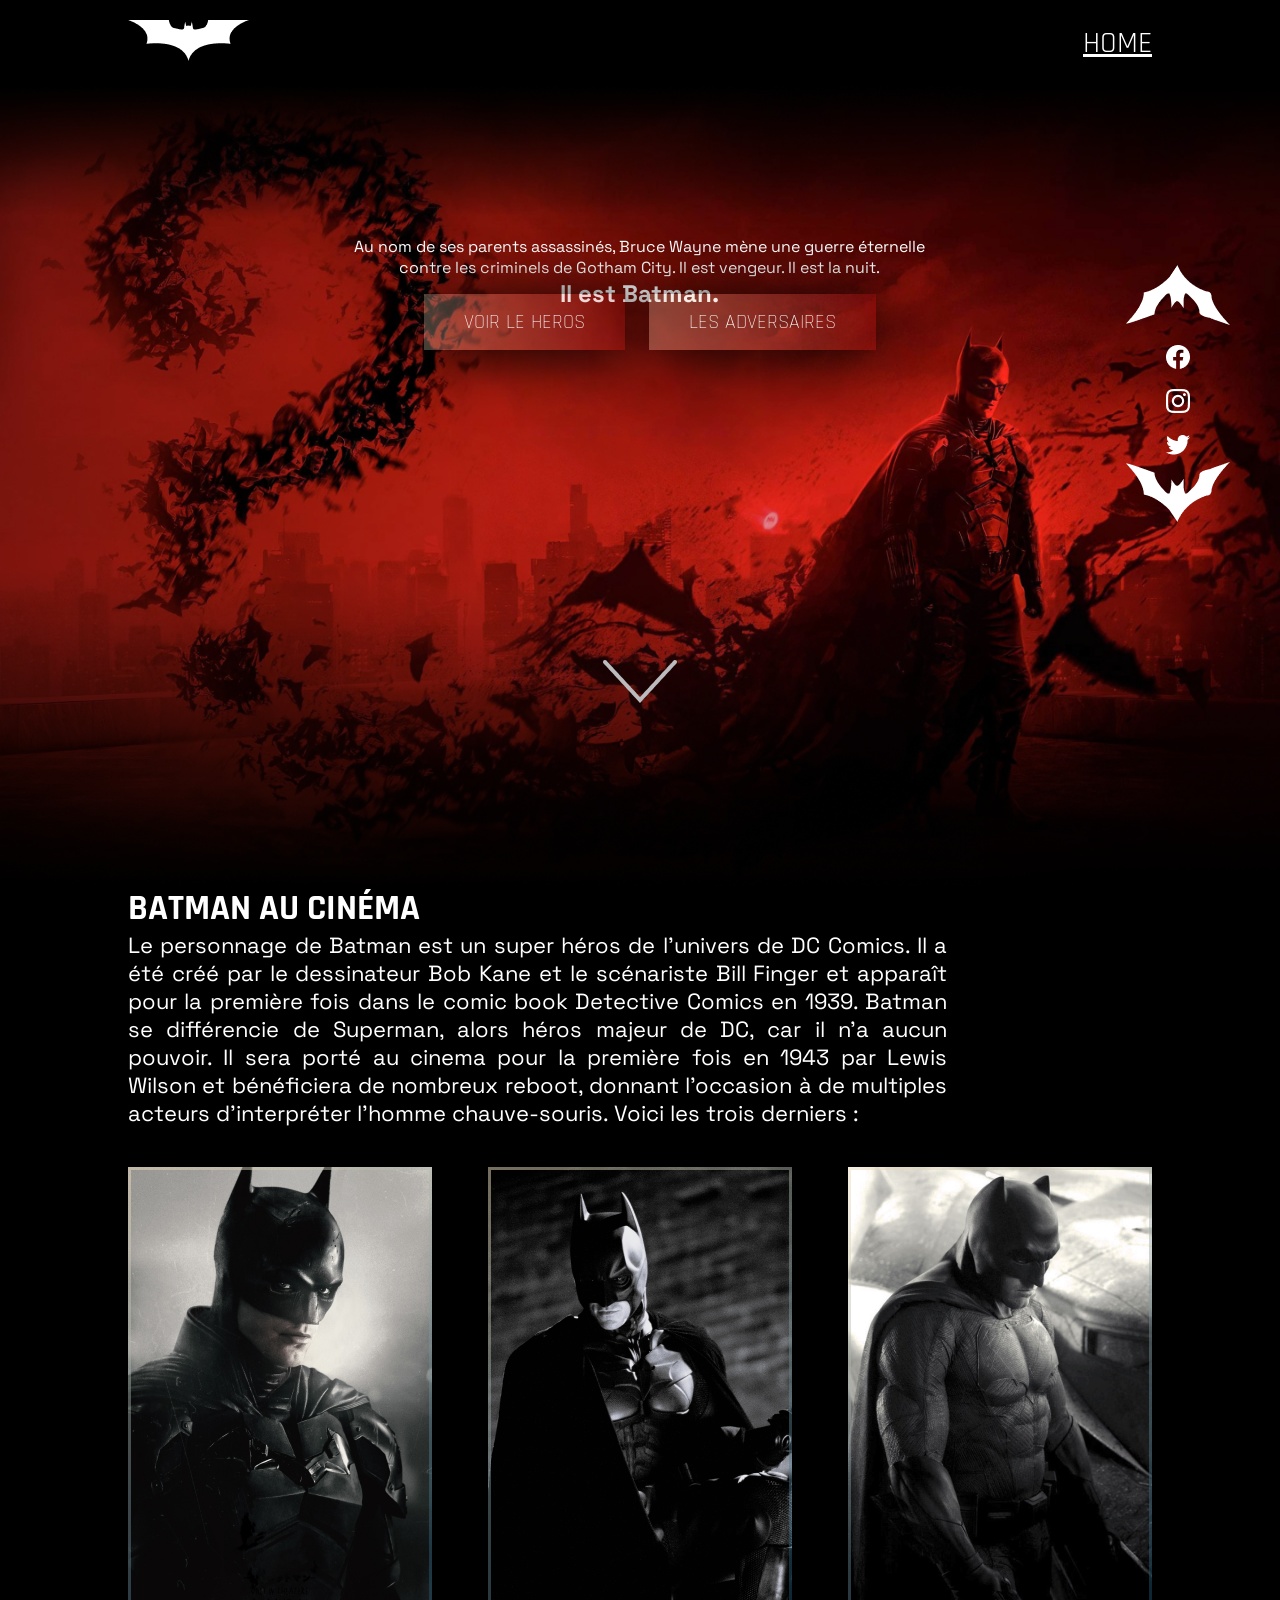
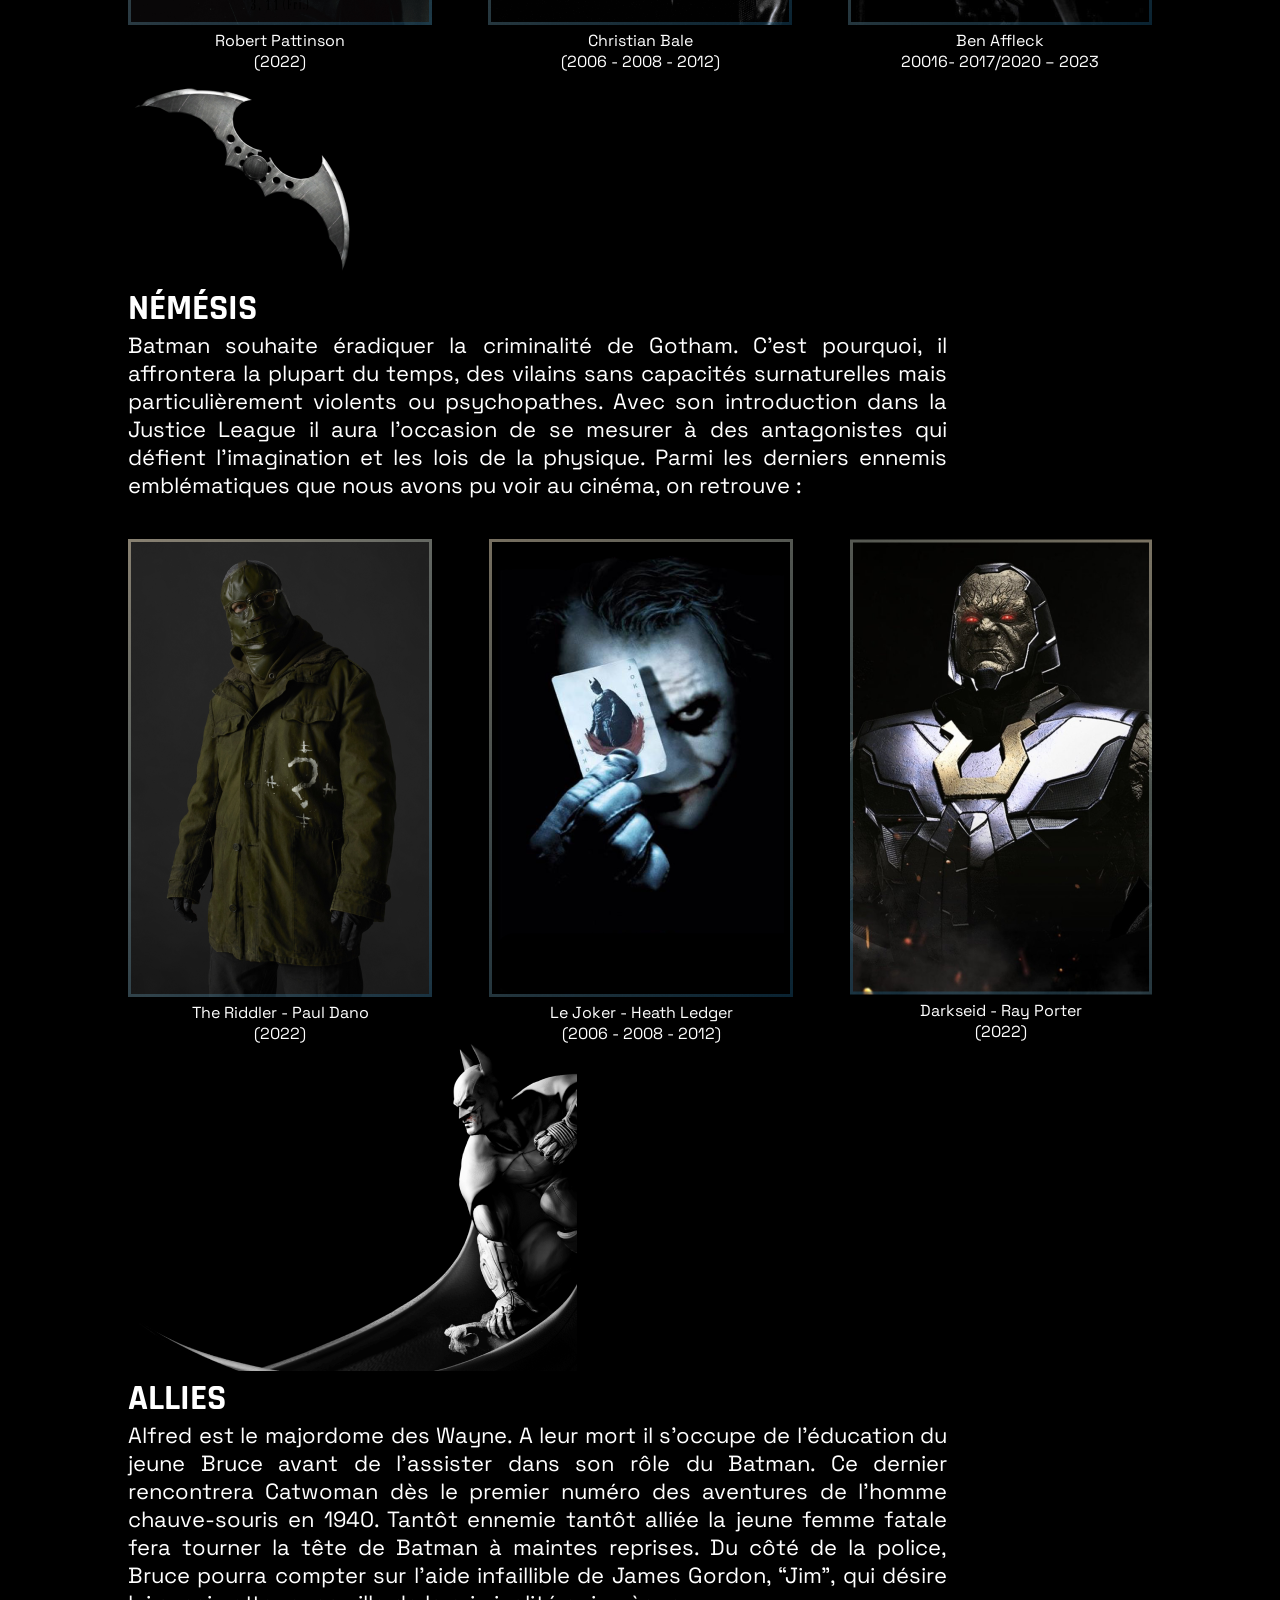
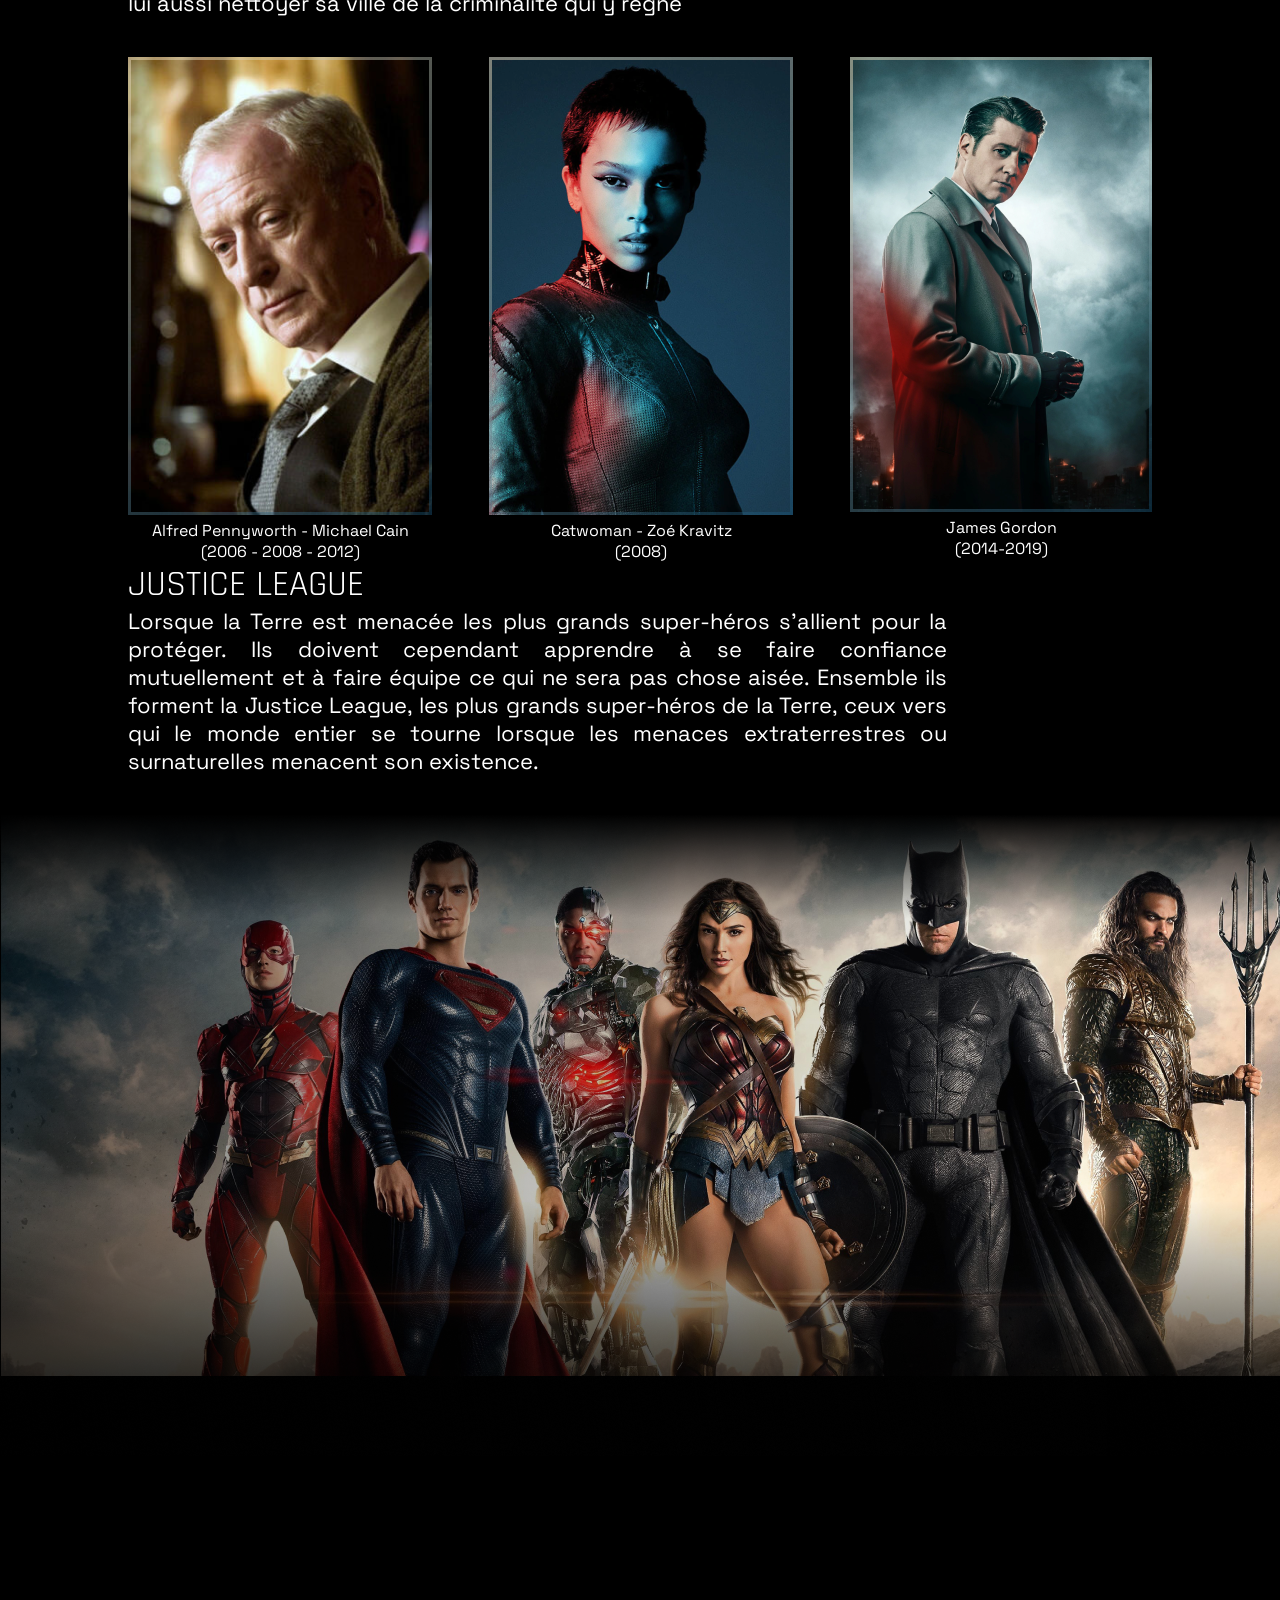
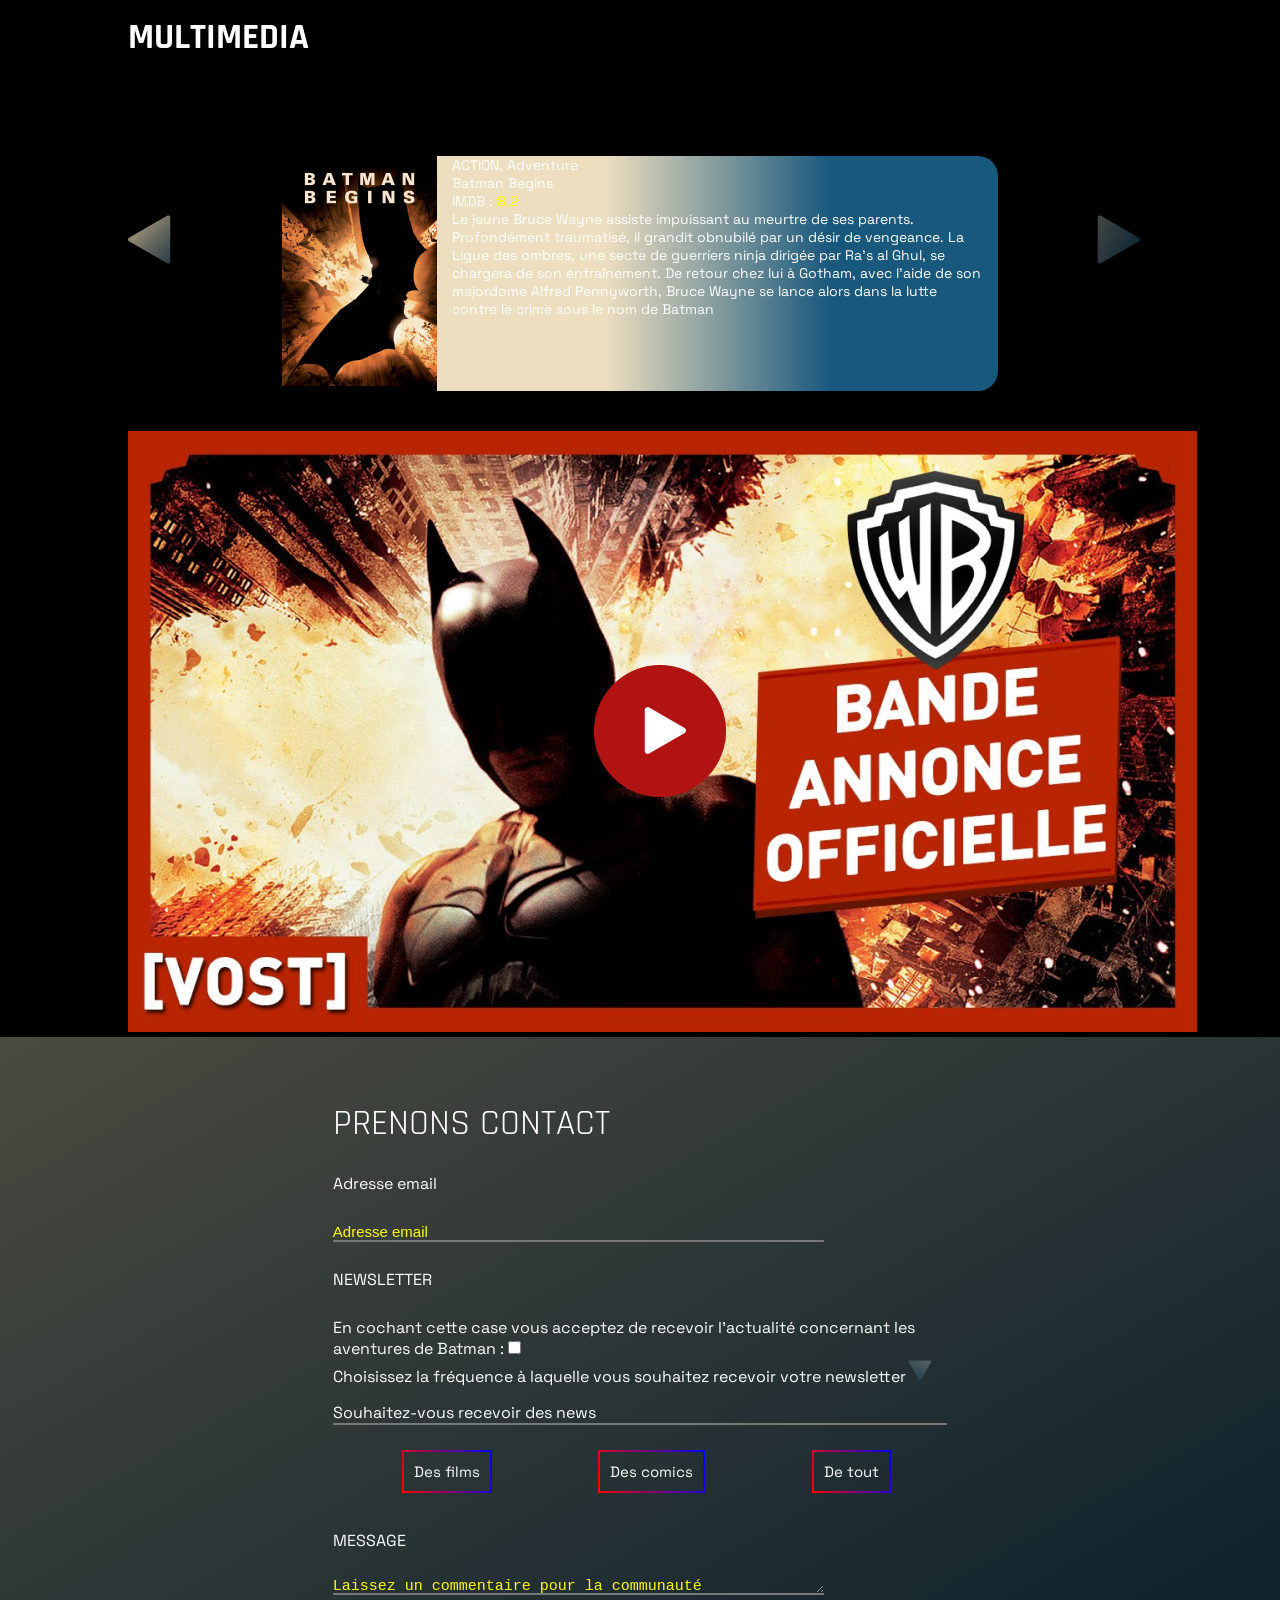
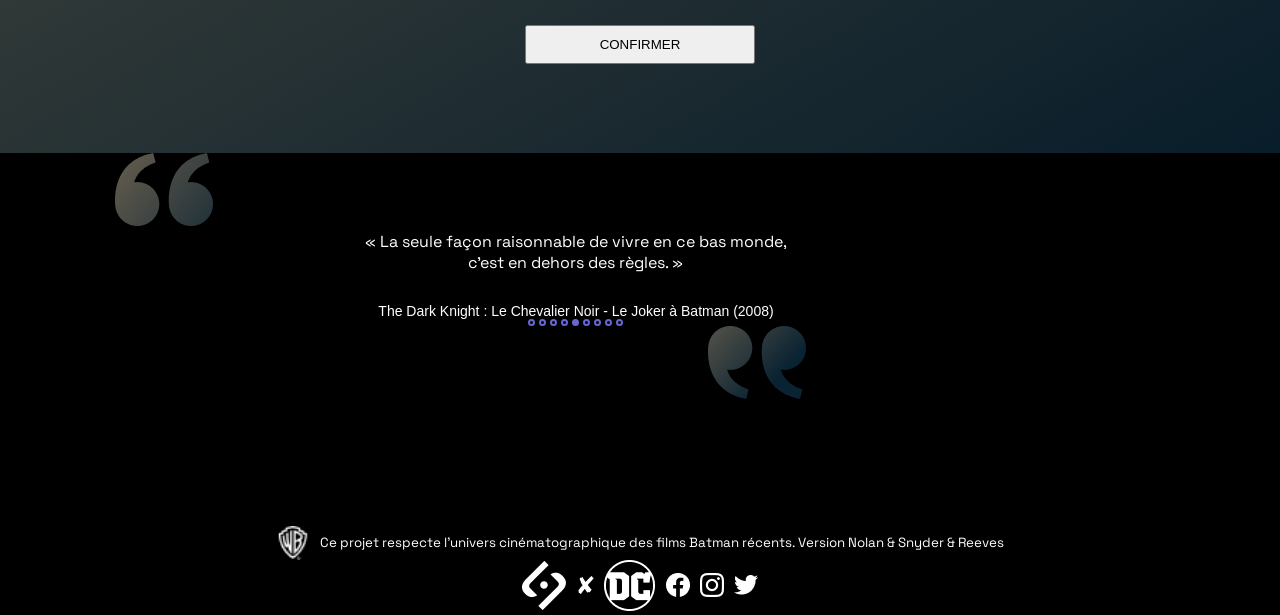
<file: index.html>
<!DOCTYPE html>
<html lang="fr">
<head>
    <meta charset="UTF-8">
    <meta http-equiv="X-UA-Compatible" content="IE=edge">
    <meta name="viewport" content="width=device-width, initial-scale=1.0">
    <title>Batman t4SU |HOME </title>
    <link rel="stylesheet" href="styles/style.css">
    <link href="https://fonts.googleapis.com/css2?family=Rajdhani:wght@300;400;500;600;700&family=Space+Grotesk:wght@300;400;500;600;700&display=swap" rel="stylesheet">
</head>
<body>
    <header>
       <nav class="container">
            <a href="index.html"><img src="assets/Logos/logohome.png" alt="Logo Batman"></a>
            <ul><li><a href="index.html"> HOME </a></li></ul>
       </nav> 
    </header>

    <main>
        <section id="hero">
        <div class="container">
            <div class="content">
            <p class="texte">
                Au nom de ses parents assassinés,
                Bruce Wayne mène une guerre éternelle contre les criminels de Gotham City. 
                Il est vengeur. Il est la nuit. 
            </p>

                <h2 class="titre">Il est Batman.</h2>
                <div class="cta">
                    <a class="btn" href="#batman-cinema">VOIR LE HEROS</a>
                    <a class="btn" href="#nemesis">LES ADVERSAIRES</a>
                </div>
            </div>
            
            <div class="scroll">
                <!--Les réseaux sociaux en scroll-->
                <a href="#"><img class="social" src="assets/Logos/logo_bat_flèche.png" alt=""></a>
                <a href="#"><img class="social" src="assets/Logos/icon_facebook.png" alt=""></a>
                <a href="#"><img class="social" src="assets/Logos/icon_ig.png" alt=""></a>
                <a href="#"><img class="social" src="assets/Logos/icon_tw.png" alt=""></a>
                <a href="#"><img src="assets/Logos/logo_bat_flèche_2.png" alt=""></a>
            </div>

        </div>
        <img class="flèche" src="assets/Logos/flèche_down_header.png" alt="flèche">
        </section>

        <section id="batman-cinema">
            <div class="container">
                <h1 class="title">BATMAN AU CINÉMA</h1>
            
                <p class="description">
                Le personnage de Batman est un super héros de l’univers de DC Comics.
                Il a été créé par le dessinateur Bob Kane et le scénariste Bill Finger et apparaît
                pour la première fois dans le comic book Detective Comics en 1939.
                Batman se différencie de Superman, alors héros majeur de DC, car il n’a aucun pouvoir.
                Il sera porté au cinema pour la première fois en 1943 par Lewis Wilson
                et bénéficiera de nombreux reboot, donnant l’occasion à de multiples acteurs
                d’interpréter l’homme chauve-souris. Voici les trois derniers :
                </p>

                <div class="batman-personnage">
                    <div>
                        <img src="assets/Illustrations/Bathome2.png" alt="Robert Pattinson">
                        <div class="sous-titre">
                            <p>Robert Pattinson </p>
                            <p>(2022)</p>
                        </div>
                    </div>

                    <div class="sous-titre">
                        <img src="assets/Illustrations/Bathome3.png" alt="Christian Bale">
                        <div class="sous-titre">
                            <p>Christian Bale</p>
                            <p>(2006 - 2008 - 2012)</p>
                        </div>
                    </div>

                    <div>
                        <img src="assets/Illustrations/Bathome4.png" alt="Ben Affleck">
                        <div class="sous-titre">
                            <p>Ben Affleck</p>
                            <p>20016- 2017/2020 – 2023</p>
                        </div>
                    </div>
                
                </div>
            </div>
        </section>

        <!--Section NEMESIS-->
        <section id="nemesis">
            <div class="container">
                <img src="assets/Illustrations/Bathome13.png" alt="logo Bathome13">
                <h1 class="title">NÉMÉSIS</h1>
            
                <p class="description">
                Batman souhaite éradiquer la criminalité de Gotham. 
                C’est pourquoi, il affrontera la plupart du temps, des vilains sans capacités surnaturelles mais 
                particulièrement violents ou psychopathes. 
                Avec son introduction dans la Justice League il aura l’occasion de se mesurer à des antagonistes
                qui défient l’imagination et les lois de la physique. 
                Parmi les derniers ennemis emblématiques que nous avons pu voir au cinéma, on retrouve :
                </p>

                <div class="batman-personnage">
                    <div>
                        <img src="assets/Illustrations/Bathome5.png" alt="The Riddler">
                        <div class="sous-titre">
                            <p>The Riddler - Paul Dano</p>
                            <p>(2022)</p>
                        </div>
                    </div>
    
                    <div>
                        <img src="assets/Illustrations/Bathome6.png" alt="Le Joker">
                        <div class="sous-titre">
                            <p>Le Joker - Heath Ledger </p>
                            <p>(2006 - 2008 - 2012)</p>
                        </div>
                    </div>
    
                    <div>
                        <img src="assets/Illustrations/Bathome7.png" alt="Darkseid">
                        <div class="sous-titre">
                            <p>Darkseid - Ray Porter</p>     
                            <p>(2022)</p>
                        </div>
                    </div>
                </div>
                
            </div>
        </section>

        <!--Section ALLIES--> 
        <section id="alliés">
            <div class="container">
                <img src="assets/Illustrations/Bathome12.png" alt="logo Bathome12">
                <h1 class="title">ALLIES</h1>
               
                <p class="description">
                Alfred est le majordome des Wayne. A leur mort il s’occupe de l’éducation du jeune Bruce
                avant de l’assister dans son rôle du Batman. Ce dernier rencontrera Catwoman dès le
                premier numéro des aventures de l’homme chauve-souris en 1940. Tantôt ennemie tantôt
                alliée la jeune femme fatale fera tourner la tête de Batman à maintes reprises. Du côté de la
                police, Bruce pourra compter sur l’aide infaillible de James Gordon, “Jim”, qui désire lui aussi
                nettoyer sa ville de la criminalité qui y règne
                </p>

                <div class="batman-personnage">
                    <div>
                        <img src="assets/Illustrations/Bathome9.png" alt="Alfred Pennyworth">
                        <div class="sous-titre">
                            <p >Alfred Pennyworth - Michael Cain</p>
                            <p>(2006 - 2008 - 2012)</p>
                        </div>
                    </div>
    
                    <div>
                        <img src="assets/Illustrations/Bathome8.png" alt="Catwoman">
                        <div class="sous-titre">
                            <p>Catwoman - Zoé Kravitz</p>
                            <p>(2008)</p>
                        </div>
                    </div>
    
                    <div>
                        <img src="assets/Illustrations/Bathome10.png" alt="James Gordon">
                        <div class="sous-titre">
                            <p>James Gordon</p>                                 
                            <p>(2014-2019)</p>
                        </div>
                    </div>
                </div>
                
            </div>
        </section>

        <!--Section JUSTICE LEAGUE-->  
        <section id="justice-league">
            <div class="container">
                <div><h1>JUSTICE LEAGUE</h1>
                <p class="description">
                    Lorsque la Terre est menacée les plus grands super-héros s’allient pour la protéger. Ils
                    doivent cependant apprendre à se faire confiance mutuellement et à faire équipe ce qui ne
                    sera pas chose aisée. Ensemble ils forment la Justice League, les plus grands super-héros de
                    la Terre, ceux vers qui le monde entier se tourne lorsque les menaces extraterrestres ou
                    surnaturelles menacent son existence.
                </p>
                </div>
            </div>
            <div class="justiciers"></div>
        </section>

        <!--Section Multimedia-->
        <section id="multimedia">
            <div class="container">
                <h1 class="title">MULTIMEDIA</h1>            
                
                    <button class="left">
                        <img src="assets/Logos/icon_flèche_1.png" alt="flèche gauche">
                    </button>

                    <button class="right">
                        <img src="assets/Logos/icon_flèche_2.png" alt="flèche droite"> 
                    </button> 
                    <div class="slider-multimedia">     
                            <div class="slider-image">
                                <img src="assets/Illustrations/Bathome_ba1.png" alt="BATMAN BEGINS">
                            </div>

                            <div class="slider-content">
                                <p>ACTION, Adventure</p>
                                <p>Batman Begins</p>
                                <p>IMDB : <span class="yellow">8.2</span> </p>
                                <p>Le jeune Bruce Wayne assiste impuissant au meurtre de ses parents. Profondément
                                    traumatisé, il grandit obnubilé par un désir de vengeance. La Ligue des ombres, une secte de
                                    guerriers ninja dirigée par Ra's al Ghul, se chargera de son entraînement. De retour chez lui à
                                    Gotham, avec l'aide de son majordome Alfred Pennyworth, Bruce Wayne se lance alors dans
                                    la lutte contre le crime sous le nom de Batman
                                </p>
                            </div>
                    </div>

            <div class="bande-annonce">
                <img src="assets/Illustrations/Bathome_ba2.png" alt="bande annonce">
            </div>        
            </div>
            
            
        </section>
        
        <!--Formulaire-->
        <section id="contact">
            <div class="form">
                <h1>PRENONS CONTACT</h1>
                <form action="form">
                    <label class="titre" for="email">Adresse email</label>
                    <input type="email" name="email" placeholder="Adresse email">
                    <label class="titre" for="newsletter">NEWSLETTER</label>
                    <label class="" for="">En cochant cette case vous acceptez de recevoir l’actualité concernant les aventures de
                        Batman :</label>
                    <input type="checkbox">
                    
                    <div>
                        <span>Choisissez la fréquence à laquelle vous souhaitez recevoir votre newsletter</span>
                        <span class="icon"><img src="assets/Logos/icon_flèche_2.png" alt="flèche vers le bas"></span>
                    </div>

                <div>
                    <p class="news">
                        Souhaitez-vous recevoir des news
                    </p>
                </div>
            
            <div class="btn-group"> 
                <input type="radio" id="film">
                <label for="film">Des films</label>
                <input type="radio" id="comics">
                <label for="comics">Des comics</label>
                <input type="radio" id="tout">
                <label for="tout">De tout</label>
            </div>    
                
                <p class="titre">MESSAGE</p>
                <textarea name="message" id="" cols="40" rows="1" placeholder="Laissez un commentaire pour la communauté"></textarea>
                <br>
                <input type="submit" value="CONFIRMER">
                </form>            
            </div>
        </section>    
        <!--Section citation-->
        <section id="citations">
            <div class="container">
                <div class="guillemet-open">
                    <img src="assets/Logos/icon_guillemets_1.png" alt="guillemet">
                </div>

                <div class="citation-carte">
                    <div class="citation-text">
                       <p>
                        « La seule façon raisonnable de vivre en ce bas monde, c'est en dehors des règles. »
                       </p> 
                    </div>

                    <div class="citation-auteur">
                        The Dark Knight : Le Chevalier Noir - Le Joker à Batman (2008)
                    </div>

                    <div class="rond">
                        <div class="dot"></div>
                        <div class="dot"></div>
                        <div class="dot"></div>
                        <div class="dot"></div>
                        <div class="dot" style="background-color: rgb(103, 103, 207);"></div>
                        <div class="dot"></div>
                        <div class="dot"></div>
                        <div class="dot"></div>
                        <div class="dot"></div>
                </div>

                <div class="guillemet-close">
                    <img src="assets/Logos/icon_guillemets_2.png" alt="guillemet">
                </div>
            </div>
        </section>            
    </main>

    <footer>
        <div class="copyright">
            <img src="assets/Logos/icon_WB.png" alt="">
            <p class="copyright">
                Ce projet respecte l’univers cinématographique des films Batman récents. Version Nolan & Snyder & Reeves
            </p>
        </div>
        <div class="credit">
            <div>
                <img src="assets/Logos/logo_sayna_white.png" alt="">
            </div>
            <div class="medias">
                <img src="assets/Logos/icon_x.png" alt="">
            </div>
            <div>
                <img src="assets/Logos/icon_DC.png" alt="">
            </div>
            <div class="medias">
                <img src="assets/Logos/icon_facebook.png" alt="">
            </div>
            <div class="medias">
                <img src="assets/Logos/icon_ig.png" alt="">
            </div>
            <div class="medias">
                <img src="assets/Logos/icon_tw.png" alt="">
            </div>
        </div>
    </footer>
        
</body>
</html>
</file>
<file: styles/style.css>
body{
    background-color: black;
    color: white;
    font-family: 'Space Grotesk', sans-serif;
}


*{
    margin: 0;
    padding: 0;
    box-sizing: border-box;
}

h1{
    font-family: 'Rajdhani', sans-serif;
    font-size: 36px;
    font-weight: 400;
}

button{
    font-family: 'Rajdhani', sans-serif;
    font-size: 20px;
    font-weight: 400;
}

.container{
    width: 80%;
    margin: 0 auto;    
}

:root{
    --yellow-color: #FFFF00;
    --yellow-light: #F8F184;
    --blue-color: #19587D;
    --red-color: #B11313;
    --gradient-black: #0D0E09;
    --gradient-white: #eddebf48;
    --gradient-red: #8900092d;
    --gry-color: #C4C4C4;
    --black-color: #000000;
    --white-color: #FFFFFF;
}

/*Design de la navigation*/
nav{
    display: flex;
    align-items: center;
    justify-content: space-between;
    padding-top: 20px;
    padding-bottom: 20px;
}

ul{
    list-style: none;
}

nav ul a{
    color: var(--white-color);
    font-size: 30px;
    font-family: 'Rajdhani', sans-serif;
    text-transform: uppercase;
}

nav ul a:hover{
    color: #FFFF00;
}

/* design de la partie en-tête hero*/
#hero{
    background-image: url(../assets/Illustrations/Bathome1.png);
    background-size: cover;
    height: 800px;
    width: 100%;
    background-position: top center;
    background-repeat: no-repeat;
    background-color:#19587D;
}

.content{
    display: flex;
    justify-content: center;
    flex-direction: column;
    text-align: center;
    width: 60%;
    margin: 0 auto;
    padding-top: 150px;
}

/* design de la section batman-personnage*/
.batman-personnage{
    display: flex;
    justify-content: space-between;
}

hero .titre{
    margin: 20px 0;
}


/*design des deux premiers boutons*/
.btn{
    text-decoration: none;
    font-family: 'Rajdhani', sans-serif;
    font-size: 20px;
    font-weight: 300;
    padding: 15px 40px;
    margin-top: 15px; 
    margin-left: 20px;
    color: #FFFFFF; 
    background: linear-gradient(
        80deg,var(--gradient-white),var(--gradient-red)
    );
    box-shadow: #000000 5px 5px 60px ;
}

#hero .flèche{
    display: block;
    margin: 0 auto;
    margin-top: 325px;
}

.scroll {
    display: flex; 
    flex-direction: column;
    align-items: center;
    position:fixed;
    right: 50px;
    top: 250px;
}

.scroll .social{
    margin-top: 15px;
}

.title{
    font-weight: bold;
}

.description{
    margin-bottom: 40px;
    text-align: justify;
    width: 80%;
    font-size: 22px;
}

.sous-titre{
    text-align: center;
}

.sous-titre p{
    margin: 0;
}

/*l'image sous justice league*/
.justiciers{
    background-image: url(../assets/Illustrations/Bathome11.png);
    height: 800px;
    background-repeat: no-repeat;
}

/*Design de la partie multimedia*/
#multimedia .slider-multimedia{
    display: flex;
    width: 70%;
    margin: 40px auto;
}

#multimedia .slider-image{
    width: 100%;
}

#multimedia .slider-content{
    padding:  0 15px;
    background: linear-gradient(to right, #eddebf 30%, #19587D 70%);
    border-top-right-radius:  20px;
    border-bottom-right-radius: 20px;
}

#multimedia p{
    font-size: 14px;
}

#multimedia button.right{
    right: -90%;
}

#multimedia button{
    position: relative;
    top:155px;
    background: none;
    border: none;
}

#multimedia .yellow{
    color:#FFFF00
}

/*design de la partie Contact--Formulaire*/
#contact{
        background: linear-gradient(to bottom right, #4a4a40, #081d2a);
        padding: 5% 10%;
    }

#contact .form{
    width: 60%;
    margin: 0 auto;
}

#contact h{
    text-align: center;
    font-size: 32px;
    margin-bottom: 32px;
} 

#contact .titre{
    display: block;
    margin: 27px 0;
}

#contact input[type='email'], textarea{
    border-top:none;
    border-left: none;
    border-right: none;
    width: 80%;
    border-bottom: 2px solid rgb(120, 120, 120); 
    background-color: transparent;
 }

 #contact .icon img {
    transform: rotate(90deg);
    width: 20px;
 }

 #contact .news{
    margin-top: 15px;
    margin: 15px 0;
    border-bottom: 2px solid rgb(120, 120, 120);
 }

::-webkit-input-placeholder{
    color: #FFFF00;
    font-size: 15px;
}

.btn-group{
    padding: 10px;
    display: flex;
    justify-content: space-around;
    margin: auto 0;
}

#contact input[type='radio']{
    opacity: 0;
}

#contact .btn-group label{
    width: auto;
    margin: 0 auto;
    cursor: pointer;
    padding: 10px;
    border: 2px solid;
    border-image: linear-gradient(
        69deg,red,blue
    )1;

    font-size: 15px ;
}

#contact input[type='submit']{
    display: block;
    width: 230px;
    margin: 25px auto;
    padding: 10px 0;
    cursor: pointer;   
}

#citations{
    width: 90%;
}

#citations .citation-carte{
    text-align: center;
    width: 50%;
    margin: 0 auto;
}

#citations .citation-auteur{
    padding-top: 30px;
    font-size: 14px;
    font-family: 'radjhani', sans-serif;
}

#citations .guillemet-close{
    float:right
}


.rond{
    display: flex;
    justify-content: center;
}
.dot{
    margin: 0 2px;
    width: 7px;
    height: 7px;
    border-radius: 50px;
    border: 2px solid rgb(103, 103, 207);
    align-items: center;
}
/* footer */
footer{
    width: 80%;
    margin: 0 auto;
    margin-top: 200px;
    font-size: smaller;
}

.copyright{
    display: flex;
    justify-content: center;
    align-items: center;
    column-gap: 1%;
}
.copyright img{
    width: 34px;
    height: 34px;
}

/* footer icons */
.credit{
    display: flex;
    justify-content: center;
    align-items: center;
    column-gap: 1%;
}



/* Media Queries */

@media (max-width: 768px) {
    /* Styles for screens up to 768px wide */
    .content {
        width: 100%;
    }

    #multimedia .slider-multimedia {
        width: 90%;
    }

    #contact .form {
        width: 90%;
    }

    #citations .citation-carte {
        width: 100%;
    }
}

@media (max-width: 480px) {
    /* Styles for screens up to 480px wide */
    nav ul a {
        font-size: 24px;
    }

    .content {
        width: 100%;
        padding-top: 100px;
    }

    #hero .flèche {
        margin-top: 200px;
    }

    .description {
        width: 100%;
        font-size: 16px;
    }

    #multimedia .slider-multimedia {
        width: 100%;
    }

    #contact .form {
        width: 100%;
    }

    #citations .citation-carte {
        width: 100%;
    }
}
</file>
